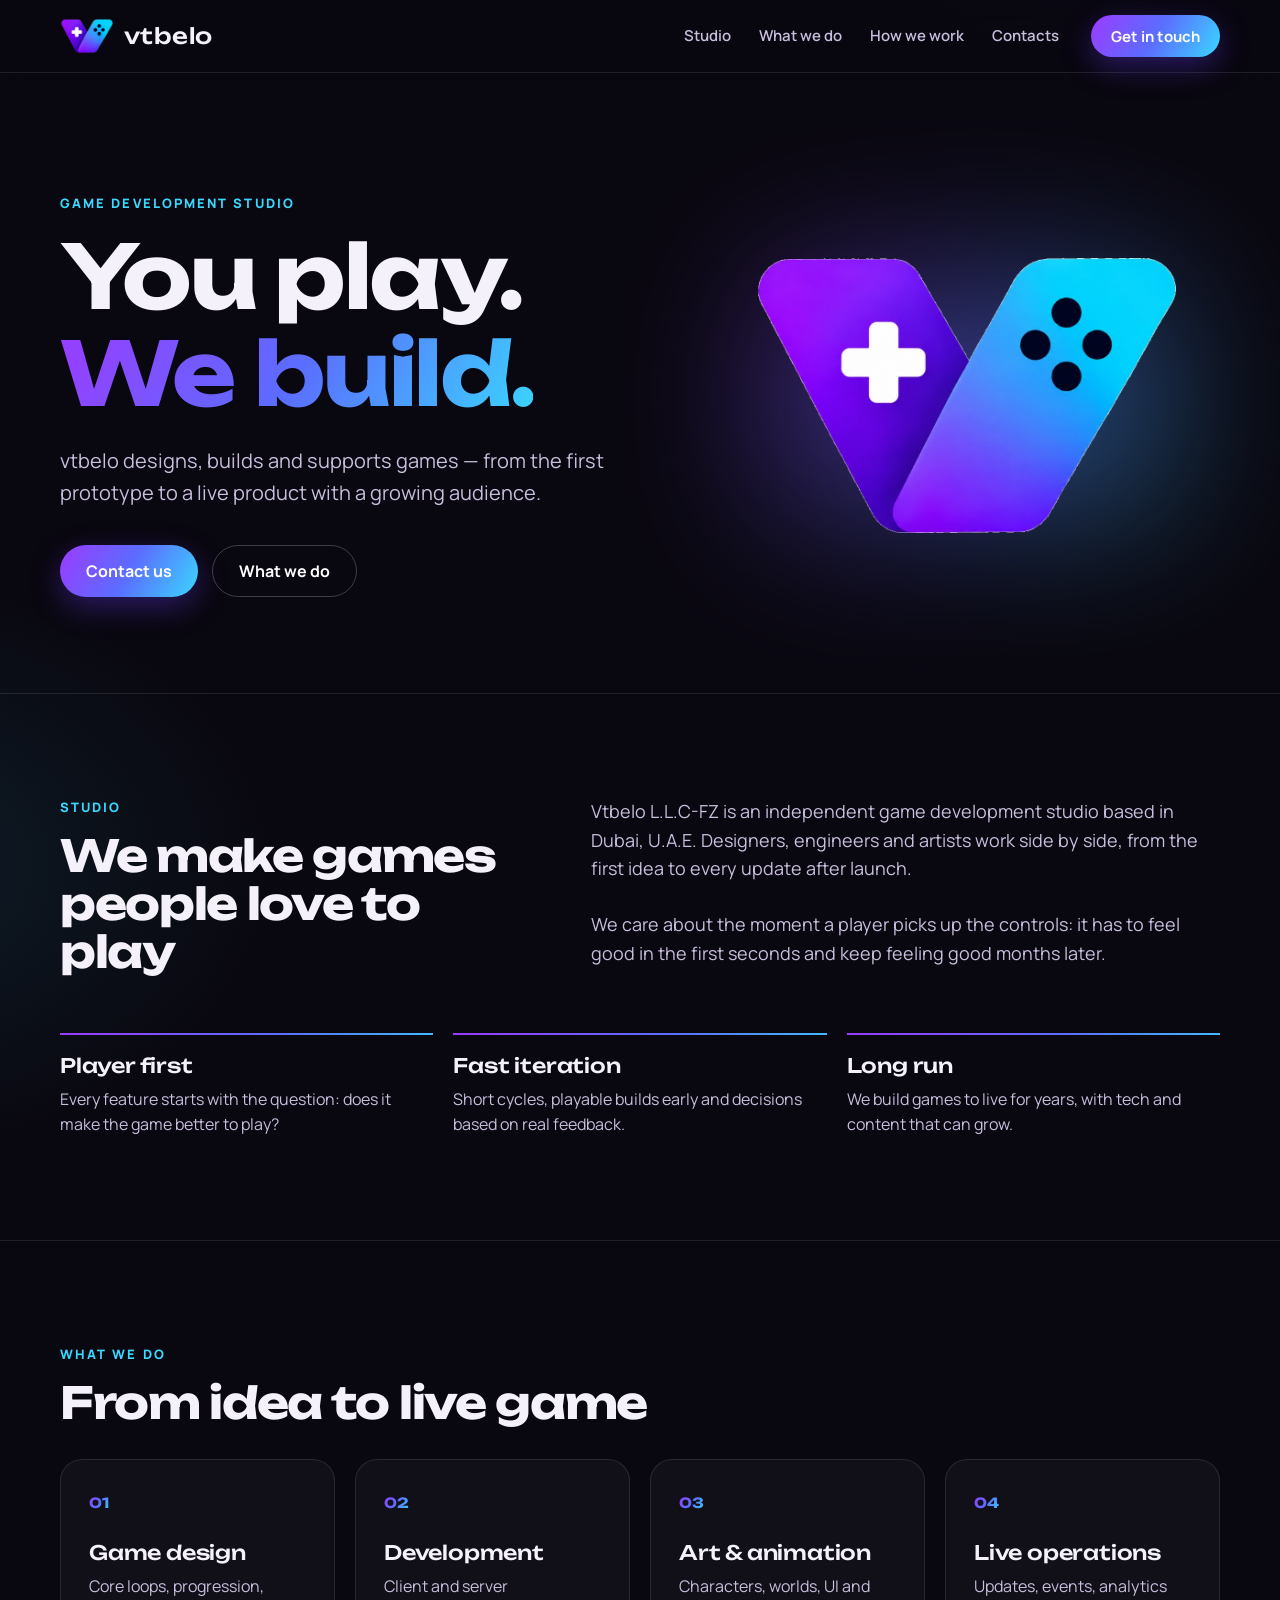
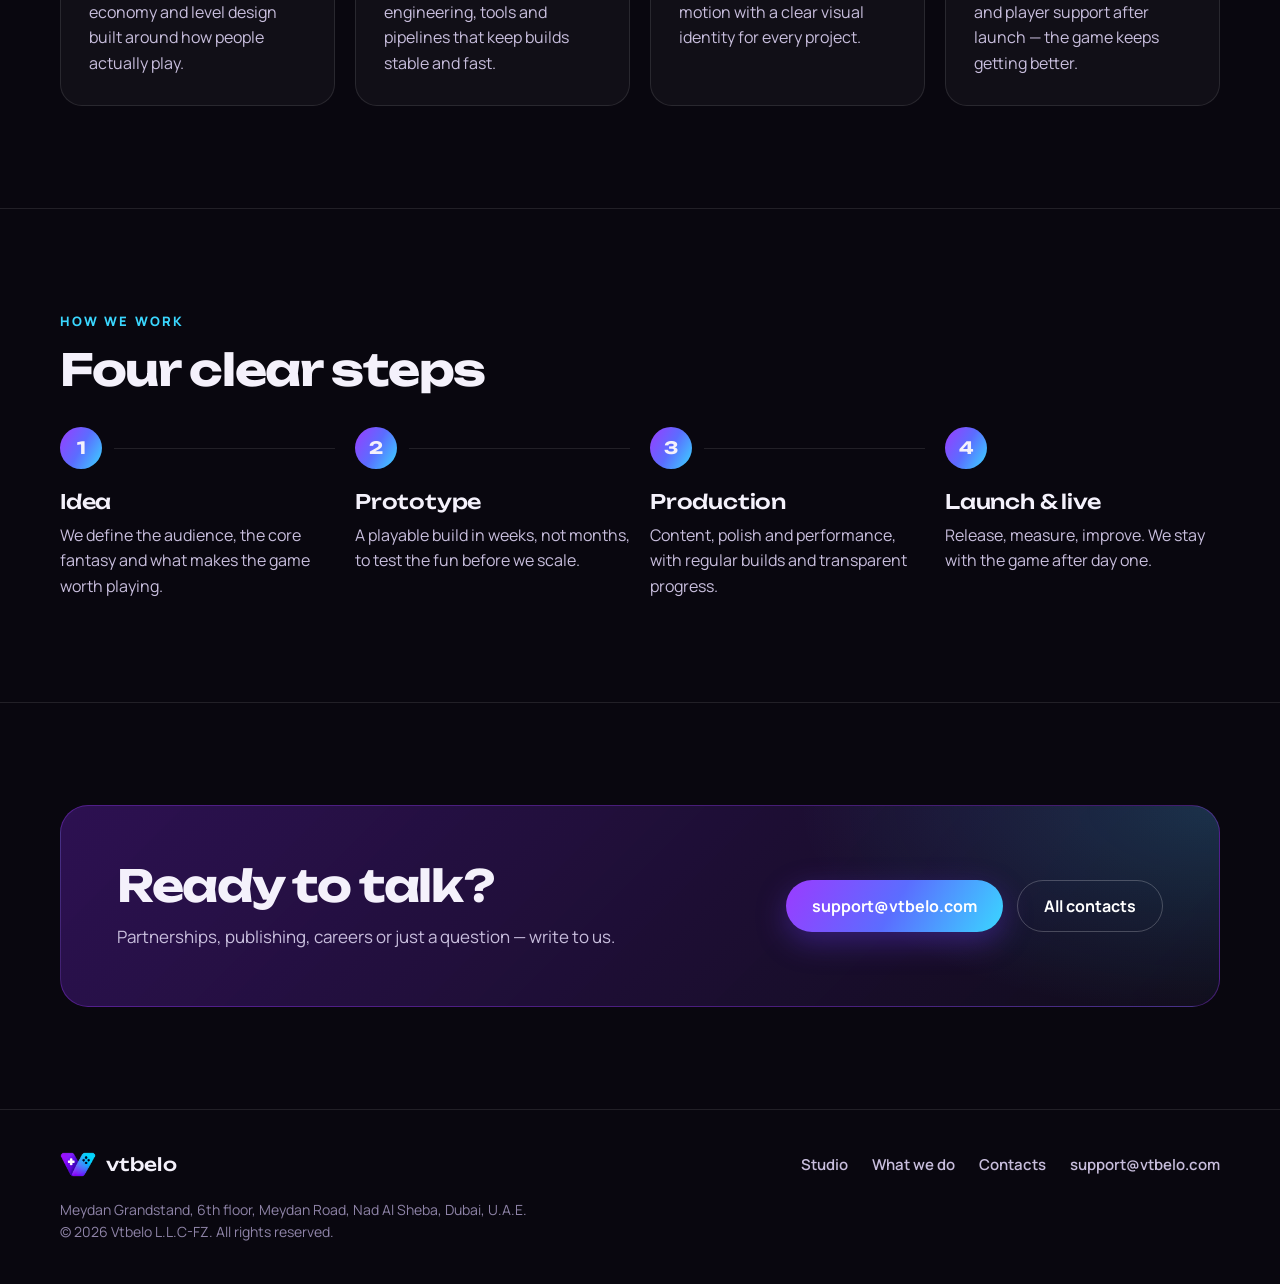
<file: index.html>
<!DOCTYPE html>
<html lang="en">
<head>
  <meta charset="UTF-8">
  <meta name="viewport" content="width=device-width, initial-scale=1">
  <title>vtbelo — You play. We build.</title>
  <meta name="description" content="vtbelo is a game development studio. We design, build and support games — from the first prototype to live operations.">
  <meta name="theme-color" content="#09070f">
  <link rel="icon" href="assets/favicon.png">
  <link rel="preconnect" href="https://fonts.googleapis.com">
  <link rel="preconnect" href="https://fonts.gstatic.com" crossorigin>
  <link href="https://fonts.googleapis.com/css2?family=Manrope:wght@400;500;600;700;800&family=Unbounded:wght@500;700&display=swap" rel="stylesheet">
  <link rel="stylesheet" href="styles.css">
</head>
<body>
  <header class="site-bar">
    <div class="wrap site-bar-inner">
      <a class="brand" href="index.html" aria-label="vtbelo home">
        <img src="assets/logo.png" alt="" width="54" height="36">
        <span>vtbelo</span>
      </a>
      <nav class="nav" aria-label="Main">
        <a href="#studio">Studio</a>
        <a href="#services">What we do</a>
        <a href="#process">How we work</a>
        <a href="contacts.html">Contacts</a>
      </nav>
      <a class="button button-small" href="contacts.html">Get in touch</a>
    </div>
  </header>

  <main>
    <section class="hero">
      <div class="wrap hero-inner">
        <div class="hero-copy">
          <p class="eyebrow">Game development studio</p>
          <h1>You play.<br><span class="grad">We build.</span></h1>
          <p class="lead">vtbelo designs, builds and supports games — from the first prototype to a live product with a growing audience.</p>
          <div class="actions">
            <a class="button" href="contacts.html">Contact us</a>
            <a class="button button-ghost" href="#services">What we do</a>
          </div>
        </div>
        <div class="hero-art" aria-hidden="true">
          <img src="assets/logo.png" alt="" width="480" height="320">
        </div>
      </div>
    </section>

    <section id="studio" class="section">
      <div class="wrap split">
        <div>
          <p class="eyebrow">Studio</p>
          <h2>We make games people love to play</h2>
        </div>
        <div class="split-text">
          <p>Vtbelo L.L.C-FZ is an independent game development studio based in Dubai, U.A.E. Designers, engineers and artists work side by side, from the first idea to every update after launch.</p>
          <p>We care about the moment a player picks up the controls: it has to feel good in the first seconds and keep feeling good months later.</p>
        </div>
      </div>
      <div class="wrap values">
        <div class="value">
          <h3>Player first</h3>
          <p>Every feature starts with the question: does it make the game better to play?</p>
        </div>
        <div class="value">
          <h3>Fast iteration</h3>
          <p>Short cycles, playable builds early and decisions based on real feedback.</p>
        </div>
        <div class="value">
          <h3>Long run</h3>
          <p>We build games to live for years, with tech and content that can grow.</p>
        </div>
      </div>
    </section>

    <section id="services" class="section">
      <div class="wrap">
        <p class="eyebrow">What we do</p>
        <h2>From idea to live game</h2>
        <div class="cards">
          <article class="card">
            <span class="card-icon" aria-hidden="true">01</span>
            <h3>Game design</h3>
            <p>Core loops, progression, economy and level design built around how people actually play.</p>
          </article>
          <article class="card">
            <span class="card-icon" aria-hidden="true">02</span>
            <h3>Development</h3>
            <p>Client and server engineering, tools and pipelines that keep builds stable and fast.</p>
          </article>
          <article class="card">
            <span class="card-icon" aria-hidden="true">03</span>
            <h3>Art &amp; animation</h3>
            <p>Characters, worlds, UI and motion with a clear visual identity for every project.</p>
          </article>
          <article class="card">
            <span class="card-icon" aria-hidden="true">04</span>
            <h3>Live operations</h3>
            <p>Updates, events, analytics and player support after launch — the game keeps getting better.</p>
          </article>
        </div>
      </div>
    </section>

    <section id="process" class="section">
      <div class="wrap">
        <p class="eyebrow">How we work</p>
        <h2>Four clear steps</h2>
        <ol class="steps">
          <li>
            <h3>Idea</h3>
            <p>We define the audience, the core fantasy and what makes the game worth playing.</p>
          </li>
          <li>
            <h3>Prototype</h3>
            <p>A playable build in weeks, not months, to test the fun before we scale.</p>
          </li>
          <li>
            <h3>Production</h3>
            <p>Content, polish and performance, with regular builds and transparent progress.</p>
          </li>
          <li>
            <h3>Launch &amp; live</h3>
            <p>Release, measure, improve. We stay with the game after day one.</p>
          </li>
        </ol>
      </div>
    </section>

    <section class="section">
      <div class="wrap">
        <div class="cta">
          <div>
            <h2>Ready to talk?</h2>
            <p>Partnerships, publishing, careers or just a question — write to us.</p>
          </div>
          <div class="actions">
            <a class="button" href="mailto:support@vtbelo.com">support@vtbelo.com</a>
            <a class="button button-ghost" href="contacts.html">All contacts</a>
          </div>
        </div>
      </div>
    </section>
  </main>

  <footer class="footer">
    <div class="wrap footer-inner">
      <a class="brand brand-small" href="index.html">
        <img src="assets/logo.png" alt="" width="36" height="24">
        <span>vtbelo</span>
      </a>
      <nav class="footer-nav" aria-label="Footer">
        <a href="#studio">Studio</a>
        <a href="#services">What we do</a>
        <a href="contacts.html">Contacts</a>
        <a href="mailto:support@vtbelo.com">support@vtbelo.com</a>
      </nav>
      <p class="copy">Meydan Grandstand, 6th floor, Meydan Road, Nad Al Sheba, Dubai, U.A.E.<br>© 2026 Vtbelo L.L.C-FZ. All rights reserved.</p>
    </div>
  </footer>
</body>
</html>
</file>
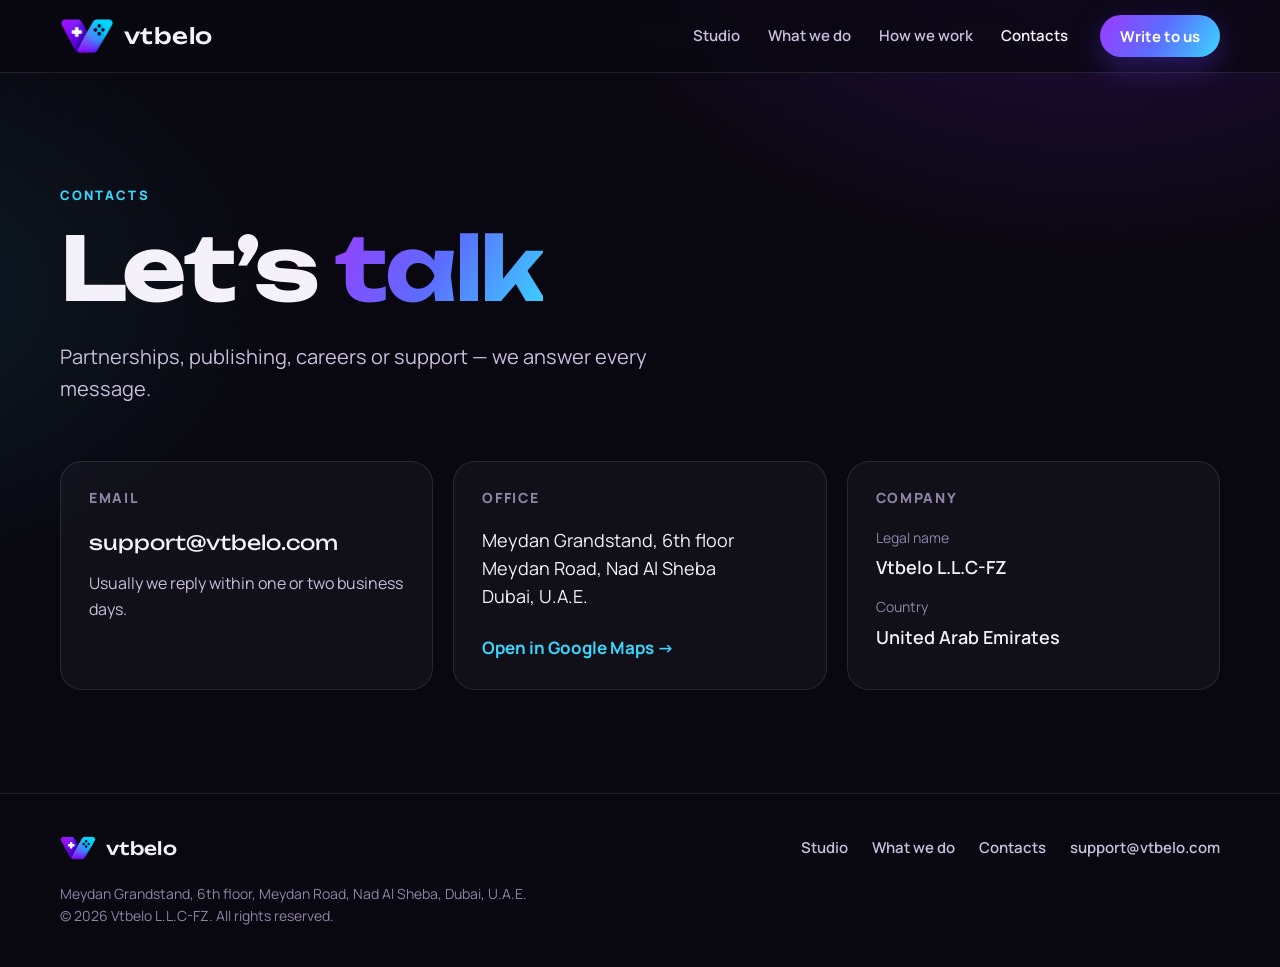
<file: contacts.html>
<!DOCTYPE html>
<html lang="en">
<head>
  <meta charset="UTF-8">
  <meta name="viewport" content="width=device-width, initial-scale=1">
  <title>Contacts — vtbelo</title>
  <meta name="description" content="Contact Vtbelo L.L.C-FZ: email and office address in Meydan Grandstand, Dubai, U.A.E.">
  <meta name="theme-color" content="#09070f">
  <link rel="icon" href="assets/favicon.png">
  <link rel="preconnect" href="https://fonts.googleapis.com">
  <link rel="preconnect" href="https://fonts.gstatic.com" crossorigin>
  <link href="https://fonts.googleapis.com/css2?family=Manrope:wght@400;500;600;700;800&family=Unbounded:wght@500;700&display=swap" rel="stylesheet">
  <link rel="stylesheet" href="styles.css">
</head>
<body>
  <header class="site-bar">
    <div class="wrap site-bar-inner">
      <a class="brand" href="index.html" aria-label="vtbelo home">
        <img src="assets/logo.png" alt="" width="54" height="36">
        <span>vtbelo</span>
      </a>
      <nav class="nav" aria-label="Main">
        <a href="index.html#studio">Studio</a>
        <a href="index.html#services">What we do</a>
        <a href="index.html#process">How we work</a>
        <a href="contacts.html" aria-current="page">Contacts</a>
      </nav>
      <a class="button button-small" href="mailto:support@vtbelo.com">Write to us</a>
    </div>
  </header>

  <main>
    <section class="page-head">
      <div class="wrap">
        <p class="eyebrow">Contacts</p>
        <h1>Let’s <span class="grad">talk</span></h1>
        <p class="lead">Partnerships, publishing, careers or support — we answer every message.</p>
      </div>
    </section>

    <section class="section section-tight">
      <div class="wrap contact-grid">
        <article class="card contact-card">
          <h2 class="h3">Email</h2>
          <a class="contact-link" href="mailto:support@vtbelo.com">support@vtbelo.com</a>
          <p>Usually we reply within one or two business days.</p>
        </article>

        <article class="card contact-card">
          <h2 class="h3">Office</h2>
          <address>
            Meydan Grandstand, 6th floor<br>
            Meydan Road, Nad Al Sheba<br>
            Dubai, U.A.E.
          </address>
          <a class="text-link" href="https://www.google.com/maps/search/?api=1&amp;query=Meydan+Grandstand+Meydan+Road+Nad+Al+Sheba+Dubai" target="_blank" rel="noopener">Open in Google Maps →</a>
        </article>

        <article class="card contact-card">
          <h2 class="h3">Company</h2>
          <dl class="facts">
            <dt>Legal name</dt>
            <dd>Vtbelo L.L.C-FZ</dd>
            <dt>Country</dt>
            <dd>United Arab Emirates</dd>
          </dl>
        </article>
      </div>
    </section>
  </main>

  <footer class="footer">
    <div class="wrap footer-inner">
      <a class="brand brand-small" href="index.html">
        <img src="assets/logo.png" alt="" width="36" height="24">
        <span>vtbelo</span>
      </a>
      <nav class="footer-nav" aria-label="Footer">
        <a href="index.html#studio">Studio</a>
        <a href="index.html#services">What we do</a>
        <a href="contacts.html">Contacts</a>
        <a href="mailto:support@vtbelo.com">support@vtbelo.com</a>
      </nav>
      <p class="copy">Meydan Grandstand, 6th floor, Meydan Road, Nad Al Sheba, Dubai, U.A.E.<br>© 2026 Vtbelo L.L.C-FZ. All rights reserved.</p>
    </div>
  </footer>
</body>
</html>
</file>
<file: styles.css>
:root {
  --bg: #09070f;
  --bg-2: #110d1c;
  --text: #f4f1fb;
  --muted: #c8bedd;
  --faint: #8f84a8;
  --line: rgba(255, 255, 255, 0.1);
  --panel: rgba(255, 255, 255, 0.035);
  --violet: #8a2cff;
  --cyan: #3ad7ff;
  --grad: linear-gradient(120deg, #9b3bff 0%, #5b6dff 50%, #3ad7ff 100%);
  --display: "Unbounded", "Avenir Next", "Trebuchet MS", sans-serif;
  --sans: "Manrope", "Avenir Next", "Segoe UI", sans-serif;
  color-scheme: dark;
}

* { box-sizing: border-box; }

html { scroll-behavior: smooth; scroll-padding-top: 88px; }

body {
  margin: 0;
  min-height: 100vh;
  display: flex;
  flex-direction: column;
  background:
    radial-gradient(900px 600px at 85% -10%, rgba(138, 44, 255, 0.22), transparent 60%),
    radial-gradient(700px 500px at -10% 30%, rgba(58, 215, 255, 0.1), transparent 60%),
    var(--bg);
  color: var(--text);
  font-family: var(--sans);
  font-size: 17px;
  line-height: 1.6;
}

main { flex: 1; }

a { color: inherit; -webkit-tap-highlight-color: transparent; }

img { display: block; max-width: 100%; height: auto; }

:focus-visible {
  outline: 2px solid var(--cyan);
  outline-offset: 3px;
}

h1, h2, h3 {
  margin: 0;
  font-family: var(--display);
  font-weight: 700;
  line-height: 1.1;
  letter-spacing: -0.03em;
}

h1 { font-size: clamp(44px, 7vw, 88px); }
h2 { font-size: clamp(28px, 3.6vw, 44px); margin-bottom: 32px; }
h3, .h3 { font-size: 20px; font-weight: 500; letter-spacing: -0.01em; margin-bottom: 10px; }

p { margin: 0; }

.wrap {
  width: min(1160px, 100% - 48px);
  margin-inline: auto;
}

.grad {
  background: var(--grad);
  -webkit-background-clip: text;
  background-clip: text;
  color: transparent;
}

.eyebrow {
  margin-bottom: 14px;
  color: var(--cyan);
  font-size: 13px;
  font-weight: 800;
  letter-spacing: 0.16em;
  text-transform: uppercase;
}

.lead {
  max-width: 34em;
  margin-top: 24px;
  color: var(--muted);
  font-size: clamp(17px, 1.6vw, 20px);
}

/* Header */

.site-bar {
  position: sticky;
  top: 0;
  z-index: 10;
  border-bottom: 1px solid var(--line);
  background: rgba(9, 7, 15, 0.75);
  backdrop-filter: blur(14px);
  -webkit-backdrop-filter: blur(14px);
}

.site-bar-inner {
  display: flex;
  align-items: center;
  gap: 32px;
  min-height: 72px;
}

.brand {
  display: inline-flex;
  align-items: center;
  gap: 10px;
  font-family: var(--display);
  font-size: 22px;
  font-weight: 500;
  letter-spacing: 0.02em;
  text-decoration: none;
}

.brand img { width: 54px; }
.brand-small { font-size: 18px; }
.brand-small img { width: 36px; }

.nav {
  display: flex;
  gap: 28px;
  margin-left: auto;
}

.nav a {
  color: var(--muted);
  font-weight: 600;
  font-size: 15px;
  text-decoration: none;
}

.nav a:hover, .nav a[aria-current="page"] { color: var(--text); }

/* Buttons */

.button {
  display: inline-flex;
  align-items: center;
  justify-content: center;
  min-height: 52px;
  padding: 0 26px;
  border: 0;
  border-radius: 999px;
  background: var(--grad);
  color: #fff;
  font: 700 16px/1 var(--sans);
  text-decoration: none;
  white-space: nowrap;
  box-shadow: 0 10px 30px rgba(110, 60, 255, 0.35);
  transition: transform 0.15s ease, filter 0.15s ease;
}

.button:hover { filter: brightness(1.1); transform: translateY(-1px); }

.button-small { min-height: 42px; padding: 0 20px; font-size: 15px; }

.button-ghost {
  background: transparent;
  border: 1px solid rgba(255, 255, 255, 0.22);
  box-shadow: none;
}

.button-ghost:hover { border-color: var(--cyan); }

.actions {
  display: flex;
  flex-wrap: wrap;
  gap: 14px;
  margin-top: 36px;
}

/* Hero */

.hero { padding: clamp(56px, 10vw, 120px) 0 clamp(48px, 8vw, 96px); }

.hero-inner {
  display: grid;
  grid-template-columns: 1.2fr 1fr;
  align-items: center;
  gap: 48px;
}

.hero-art {
  position: relative;
  justify-self: center;
  width: min(100%, 440px);
}

.hero-art::before {
  content: "";
  position: absolute;
  inset: 10% 5%;
  background: var(--grad);
  filter: blur(80px);
  opacity: 0.45;
  z-index: -1;
}

.hero-art img { width: 100%; }

/* Sections */

.section { padding: clamp(56px, 8vw, 104px) 0; border-top: 1px solid var(--line); }
.section-tight { padding-top: 0; border-top: 0; }

.split {
  display: grid;
  grid-template-columns: 1fr 1.3fr;
  gap: 48px;
}

.split h2 { margin-bottom: 0; }

.split-text { display: grid; gap: 18px; color: var(--muted); font-size: 18px; }

.values {
  display: grid;
  grid-template-columns: repeat(3, 1fr);
  gap: 20px;
  margin-top: 56px;
}

.value {
  padding-top: 20px;
  border-top: 2px solid transparent;
  border-image: var(--grad) 1;
}

.value p, .card p, .steps p { color: var(--muted); font-size: 16px; }

.cards {
  display: grid;
  grid-template-columns: repeat(4, 1fr);
  gap: 20px;
}

.card {
  padding: 28px;
  border: 1px solid var(--line);
  border-radius: 22px;
  background: var(--panel);
  transition: border-color 0.2s ease, transform 0.2s ease;
}

.card:hover { border-color: rgba(58, 215, 255, 0.4); transform: translateY(-3px); }

.card-icon {
  display: inline-block;
  margin-bottom: 28px;
  font-family: var(--display);
  font-size: 14px;
  font-weight: 700;
  background: var(--grad);
  -webkit-background-clip: text;
  background-clip: text;
  color: transparent;
}

.steps {
  display: grid;
  grid-template-columns: repeat(4, 1fr);
  gap: 20px;
  margin: 0;
  padding: 0;
  list-style: none;
  counter-reset: step;
}

.steps li {
  position: relative;
  padding: 64px 0 0;
  counter-increment: step;
}

.steps li::before {
  content: counter(step);
  position: absolute;
  top: 0;
  left: 0;
  display: grid;
  place-items: center;
  width: 42px;
  height: 42px;
  border-radius: 50%;
  background: var(--grad);
  font-family: var(--display);
  font-weight: 700;
}

.steps li:not(:last-child)::after {
  content: "";
  position: absolute;
  top: 21px;
  left: 54px;
  right: 0;
  height: 1px;
  background: var(--line);
}

.cta {
  display: flex;
  align-items: center;
  justify-content: space-between;
  gap: 32px;
  padding: clamp(32px, 5vw, 56px);
  border-radius: 28px;
  background:
    radial-gradient(600px 300px at 100% 0%, rgba(58, 215, 255, 0.18), transparent 70%),
    linear-gradient(135deg, rgba(138, 44, 255, 0.28), rgba(17, 13, 28, 0.9));
  border: 1px solid rgba(155, 59, 255, 0.35);
}

.cta h2 { margin-bottom: 12px; }
.cta p { color: var(--muted); }
.cta .actions { margin-top: 0; }

/* Contacts */

.page-head { padding: clamp(56px, 9vw, 112px) 0 56px; }

.contact-grid {
  display: grid;
  grid-template-columns: repeat(3, 1fr);
  gap: 20px;
}

.contact-card { display: flex; flex-direction: column; gap: 12px; }
.contact-card .h3 { color: var(--faint); font-size: 14px; font-family: var(--sans); font-weight: 800; letter-spacing: 0.12em; text-transform: uppercase; }

.contact-link {
  font-family: var(--display);
  font-size: 20px;
  text-decoration: none;
  overflow-wrap: anywhere;
}

.contact-link:hover { color: var(--cyan); }

address { font-style: normal; font-size: 18px; line-height: 1.55; }

.text-link {
  margin-top: auto;
  color: var(--cyan);
  font-weight: 700;
  text-decoration: none;
}

.text-link:hover { text-decoration: underline; }

.facts { display: grid; gap: 4px; margin: 0; }
.facts dt { color: var(--faint); font-size: 14px; }
.facts dd { margin: 0 0 10px; font-size: 18px; font-weight: 600; }

/* Footer */

.footer { border-top: 1px solid var(--line); padding: 40px 0; }

.footer-inner {
  display: grid;
  grid-template-columns: auto 1fr;
  align-items: center;
  gap: 20px 40px;
}

.footer-nav {
  display: flex;
  flex-wrap: wrap;
  justify-content: flex-end;
  gap: 24px;
}

.footer-nav a { color: var(--muted); font-size: 15px; font-weight: 600; text-decoration: none; }
.footer-nav a:hover { color: var(--text); }

.copy { grid-column: 1 / -1; color: var(--faint); font-size: 14px; }

/* Responsive */

@media (max-width: 1000px) {
  .cards, .steps { grid-template-columns: repeat(2, 1fr); }
  .steps li::after { display: none; }
  .contact-grid { grid-template-columns: 1fr 1fr; }
}

@media (max-width: 780px) {
  .nav { display: none; }
  .site-bar-inner { justify-content: space-between; }
  .hero-inner, .split { grid-template-columns: 1fr; }
  .hero-art { width: min(70%, 300px); order: -1; }
  .values, .cards, .steps, .contact-grid { grid-template-columns: 1fr; }
  .cta { flex-direction: column; align-items: flex-start; }
  .footer-inner { grid-template-columns: 1fr; }
  .footer-nav { justify-content: flex-start; }
}

@media (prefers-reduced-motion: reduce) {
  html { scroll-behavior: auto; }
  .button, .card { transition: none; }
}
</file>
